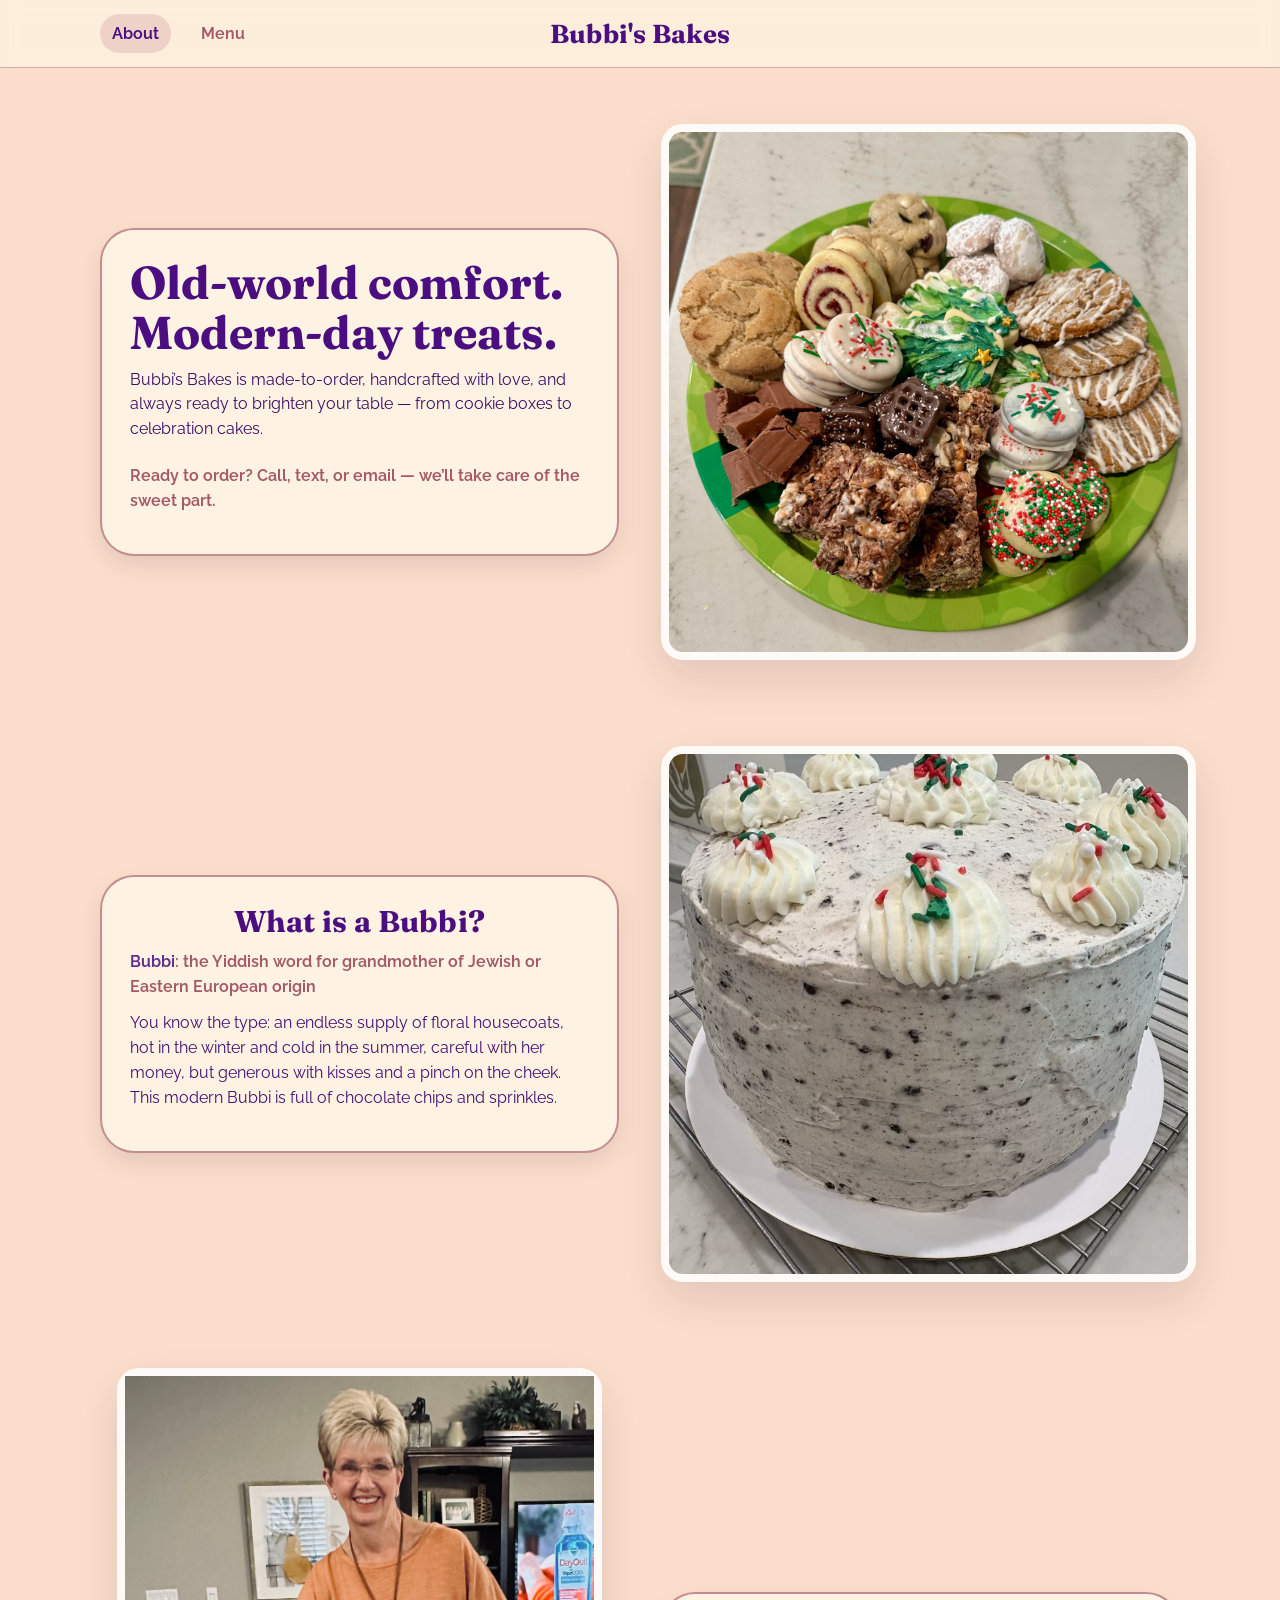
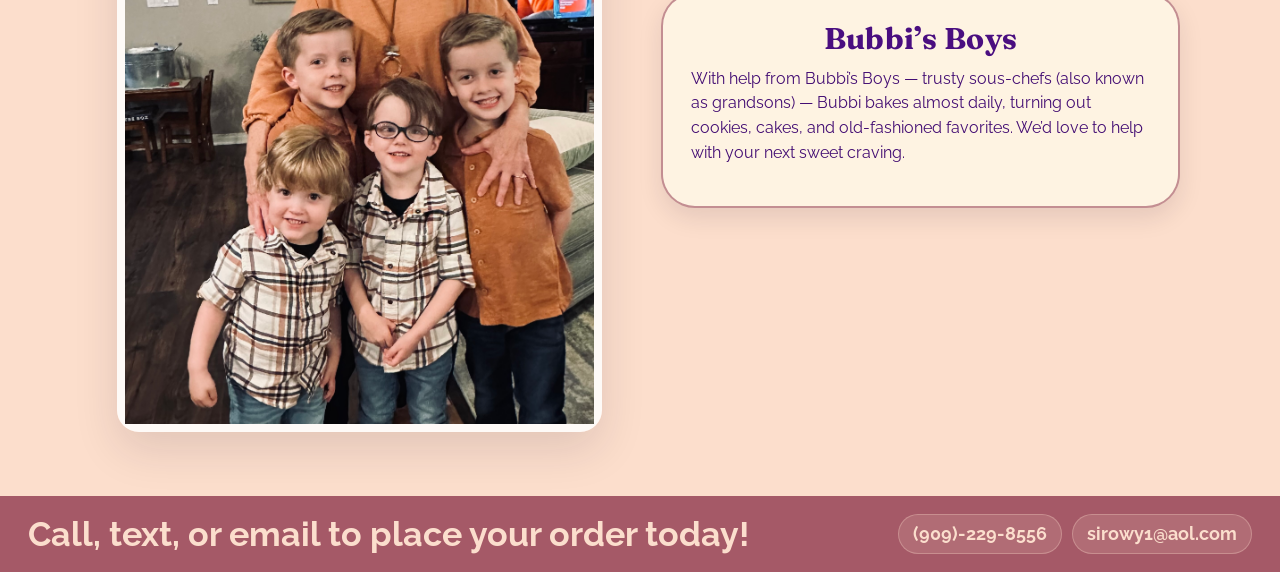
<file: index.html>
<!DOCTYPE html>
<html lang="en">

<head>
  <meta charset="utf-8" />
  <title>Bubbi's Bakes</title>
  <base href="/" />

  <link rel="preconnect" href="https://fonts.googleapis.com">
<link rel="preconnect" href="https://fonts.gstatic.com" crossorigin>
<link href="https://fonts.googleapis.com/css2?family=Raleway:ital,wght@0,100..900;1,100..900&display=swap" rel="stylesheet">
<link href="https://fonts.googleapis.com/css2?family=Fraunces:opsz,wght@9..144,500..700&display=swap" rel="stylesheet">

  <link rel="stylesheet" href="./styles.css">

  <meta name="viewport" content="width=device-width, initial-scale=1" />
  <link rel="icon" type="image/x-icon" href="favicon.png" />
</head>

<body>
  <header>
    <div class="nav">
      <div class="nav-links">
        <a class="nav-link is-active" href="/">About</a>
        <a class="nav-link" href="/menu.html">Menu</a>
      </div>
      <div class="title">Bubbi's Bakes</div>
      <div class="nav-links" aria-hidden="true"></div>
    </div>
  </header>
  <main>
    <div class="container stack">
      <section class="split">
        <div class="bubble">
          <h1>Old‑world comfort. Modern‑day treats.</h1>
          <p class="lede">Bubbi’s Bakes is made-to-order, handcrafted with love, and always ready to brighten your table — from cookie boxes to celebration cakes.</p>
          <p class="cta-line">Ready to order? Call, text, or email — we’ll take care of the sweet part.</p>
        </div>
        <img class="hero" src="/img/variety.jpg" alt="Assorted baked treats in a gift box">
      </section>

      <section class="split">
        <div class="bubble">
          <h2>What is a Bubbi?</h2>
          <h4><a class="inline-source-link" href="https://www.beyondbubbie.com/whos-your-bubbie" target="_blank" rel="noreferrer">Bubbi</a>: the Yiddish word for grandmother of Jewish or Eastern European origin</h4>
          <p>You know the type: an endless supply of floral housecoats, hot in the winter and cold in the summer, careful with her money, but generous with kisses and a pinch on the cheek. This modern Bubbi is full of chocolate chips and sprinkles.</p>
        </div>
        <img class="hero" src="/img/oreo-cake.jpeg" alt="Layered chocolate cake decorated with Oreo cookies">
      </section>

      <section class="split">
        <div class="hero-frame hero-frame--full">
          <img src="/img/bubbi-and-boys.jpeg" alt="Bubbi with her grandsons, the sous-chefs behind Bubbi’s Bakes">
        </div>
        <div class="bubble">
          <h2>Bubbi’s Boys</h2>
          <p>With help from Bubbi’s Boys — trusty sous-chefs (also known as grandsons) — Bubbi bakes almost daily, turning out cookies, cakes, and old-fashioned favorites. We’d love to help with your next sweet craving.</p>
        </div>
      </section>
    </div>
  </main>
  <footer>
    <div class="footer-cta">Call, text, or email to place your order today!</div>
    <div class="footer-actions">
      <a class="footer-pill" href="tel:9092298556">(909)-229-8556</a>
      <a class="footer-pill" href="mailto:sirowy1@aol.com">sirowy1@aol.com</a>
    </div>
  </footer>
</body>

</html>
</file>
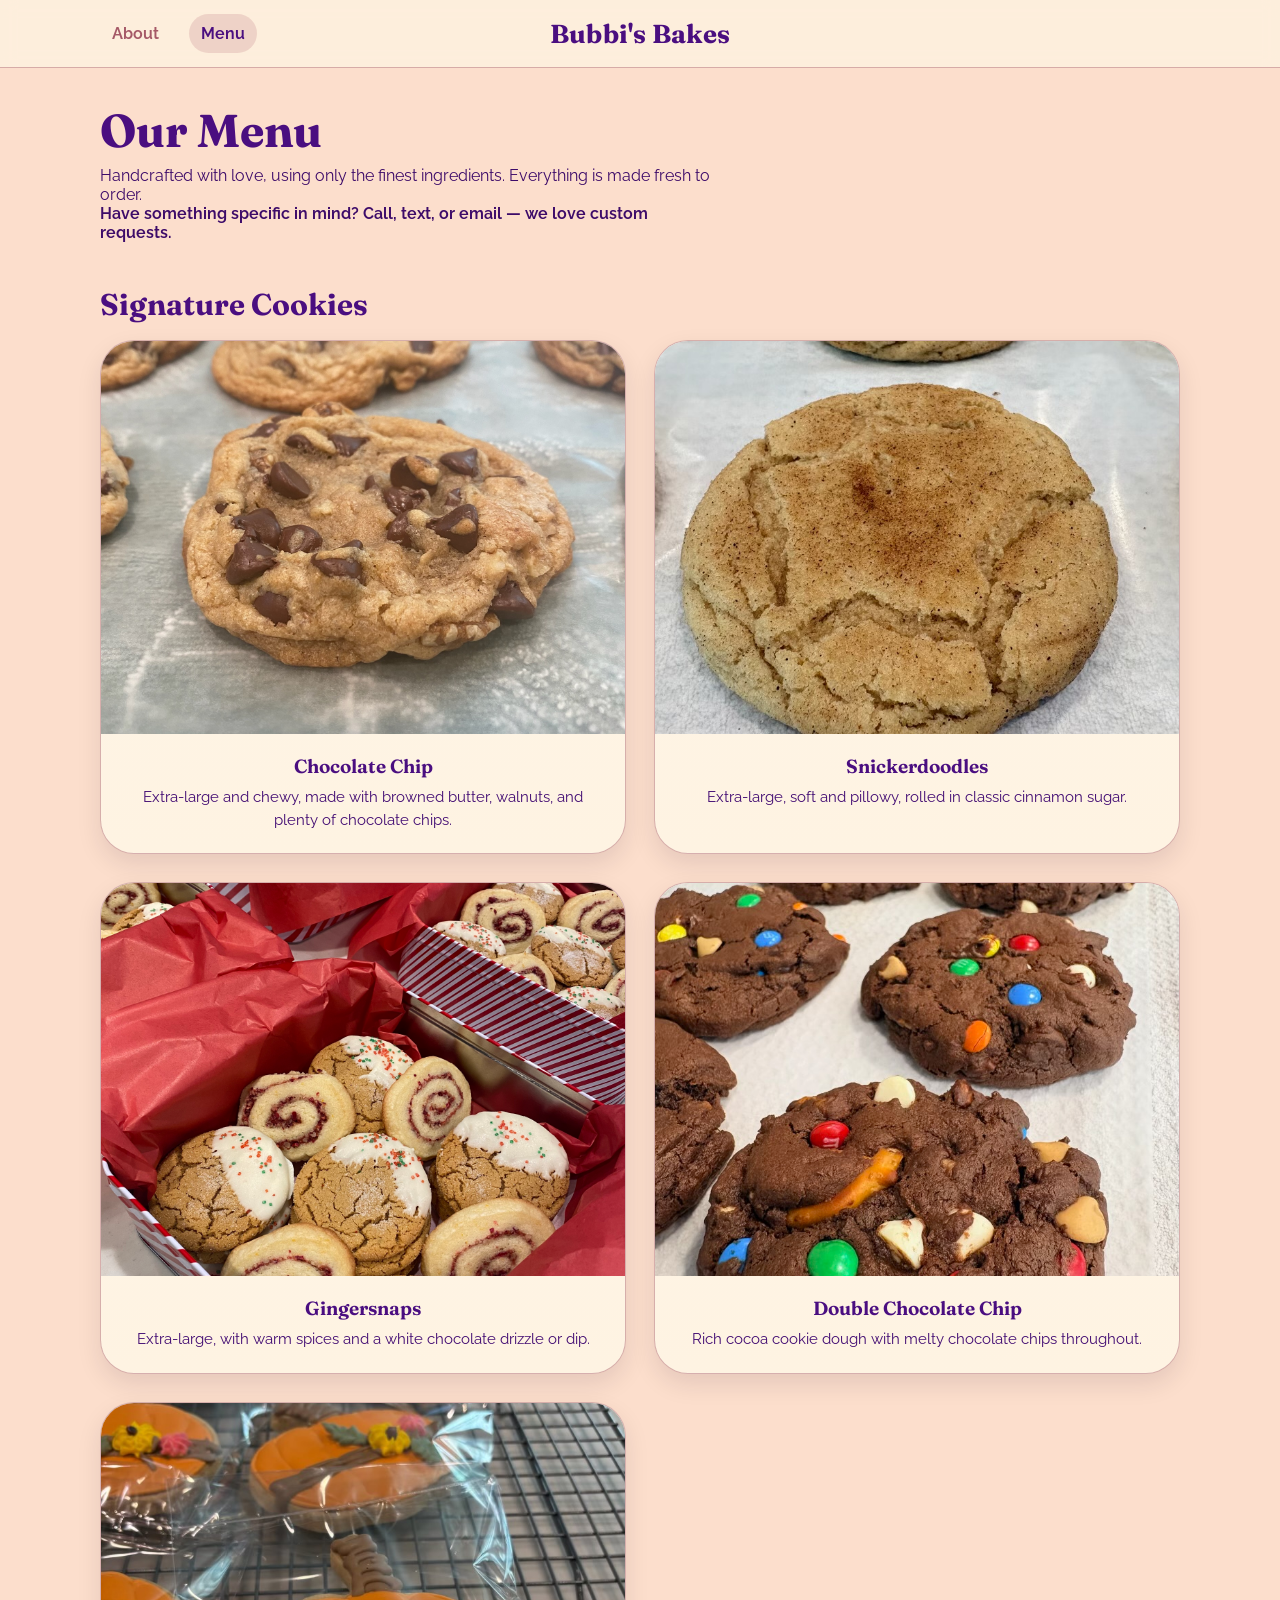
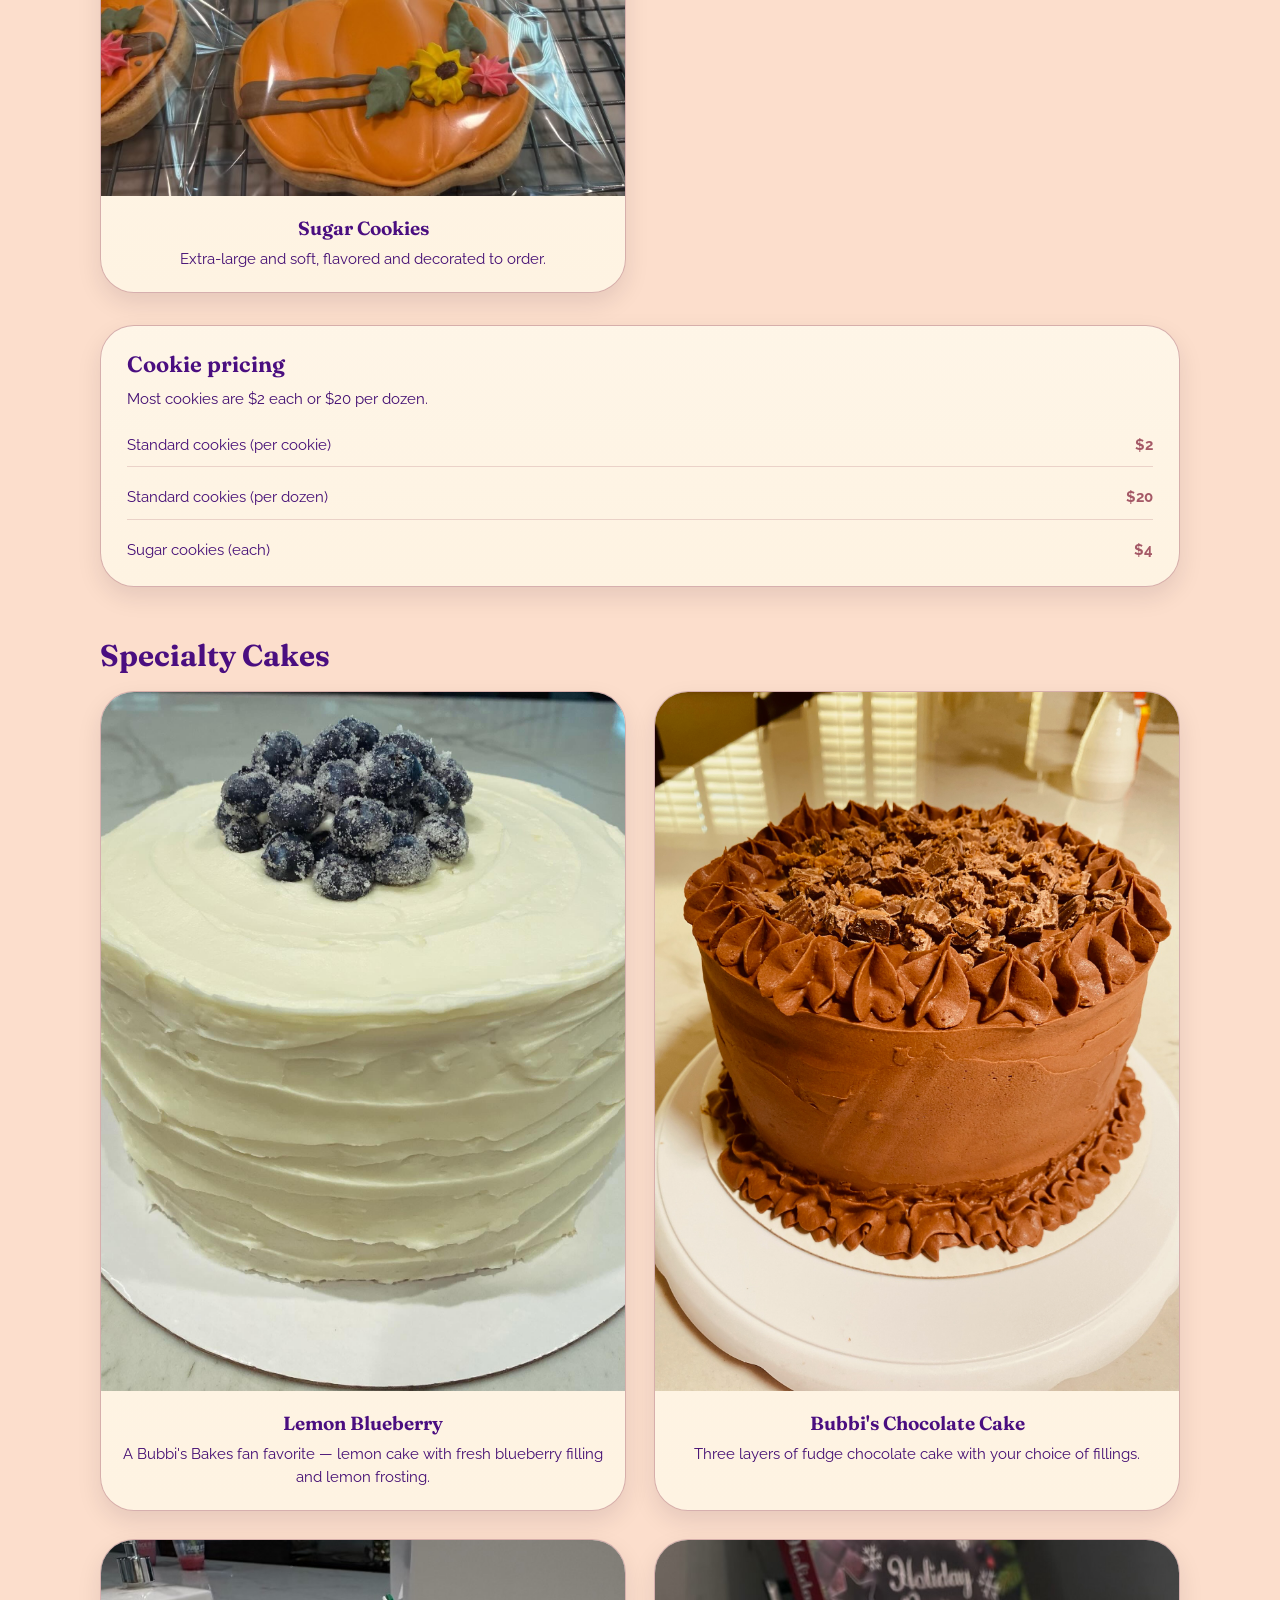
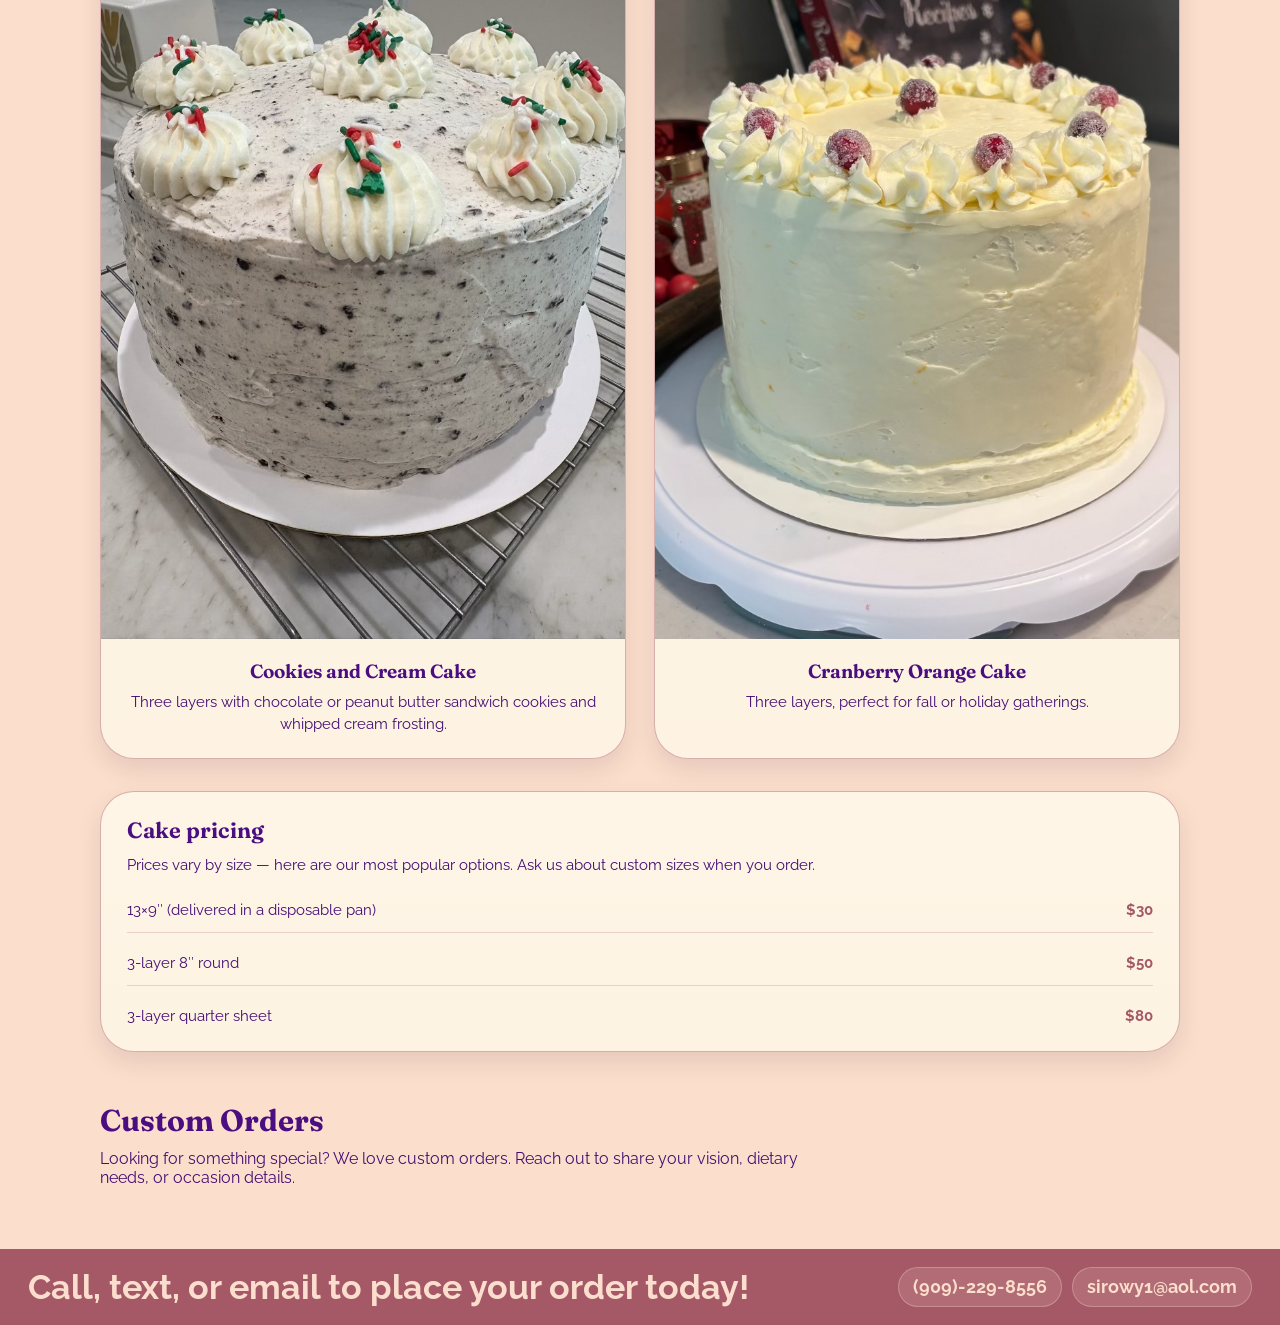
<file: menu.html>
<!DOCTYPE html>
<html lang="en">

<head>
  <meta charset="utf-8" />
  <title>Bubbi's Bakes - Menu</title>
  <base href="/" />

  <link rel="preconnect" href="https://fonts.googleapis.com">
  <link rel="preconnect" href="https://fonts.gstatic.com" crossorigin>
  <link href="https://fonts.googleapis.com/css2?family=Raleway:ital,wght@0,100..900;1,100..900&display=swap" rel="stylesheet">
  <link href="https://fonts.googleapis.com/css2?family=Fraunces:opsz,wght@9..144,500..700&display=swap" rel="stylesheet">
  <link rel="stylesheet" href="./styles.css">

  <meta name="viewport" content="width=device-width, initial-scale=1" />
  <link rel="icon" type="image/x-icon" href="favicon.png" />
</head>

<body>
  <header>
    <div class="nav">
      <div class="nav-links">
        <a class="nav-link" href="/">About</a>
        <a class="nav-link is-active" href="/menu.html">Menu</a>
      </div>
      <div class="title">Bubbi's Bakes</div>
      <div class="nav-links" aria-hidden="true"></div>
    </div>
  </header>
  <main>
    <div class="container">
      <div class="menu-intro">
        <h1>Our Menu</h1>
        <p class="lede">Handcrafted with love, using only the finest ingredients. Everything is made fresh to order.</p>
        <p class="cta-line">Have something specific in mind? Call, text, or email — we love custom requests.</p>
      </div>

      <section class="menu-section">
        <h2>Signature Cookies</h2>
        <div class="menu-grid">
          <article class="menu-item">
            <div class="menu-item-media">
              <img src="/img/chocolate-chip-cookies.jpeg" alt="Chocolate chip cookies" loading="lazy" width="800" height="600">
            </div>
            <div class="menu-item-body">
              <h3>Chocolate Chip</h3>
              <p>Extra-large and chewy, made with browned butter, walnuts, and plenty of chocolate chips.</p>
            </div>
          </article>
          <article class="menu-item">
            <div class="menu-item-media">
              <img src="/img/snicker-doodles.jpeg" alt="Snickerdoodle cookies with cinnamon sugar" loading="lazy" width="800" height="600">
            </div>
            <div class="menu-item-body">
              <h3>Snickerdoodles</h3>
              <p>Extra-large, soft and pillowy, rolled in classic cinnamon sugar.</p>
            </div>
          </article>
          <article class="menu-item">
            <div class="menu-item-media">
              <img src="/img/boxes.jpg" alt="Gingersnap cookies in a box" loading="lazy" width="800" height="600">
            </div>
            <div class="menu-item-body">
              <h3>Gingersnaps</h3>
              <p>Extra-large, with warm spices and a white chocolate drizzle or dip.</p>
            </div>
          </article>
          <article class="menu-item">
            <div class="menu-item-media">
              <img src="/img/chocolate-cookies.jpeg" alt="Double chocolate chip cookies" loading="lazy" width="800" height="600">
            </div>
            <div class="menu-item-body">
              <h3>Double Chocolate Chip</h3>
              <p>Rich cocoa cookie dough with melty chocolate chips throughout.</p>
            </div>
          </article>
          <article class="menu-item">
            <div class="menu-item-media">
              <img src="/img/sugar-cookies.jpeg" alt="Decorated sugar cookies" loading="lazy" width="800" height="600">
            </div>
            <div class="menu-item-body">
              <h3>Sugar Cookies</h3>
              <p>Extra-large and soft, flavored and decorated to order.</p>
            </div>
          </article>
        </div>

        <div class="menu-pricing" aria-labelledby="cookie-pricing-heading">
          <h3 id="cookie-pricing-heading">Cookie pricing</h3>
          <p class="menu-pricing-lede">Most cookies are $2 each or $20 per dozen.</p>
          <ul class="pricing-list">
            <li>
              <span class="pricing-label">Standard cookies (per cookie)</span>
              <span class="pricing-value">$2</span>
            </li>
            <li>
              <span class="pricing-label">Standard cookies (per dozen)</span>
              <span class="pricing-value">$20</span>
            </li>
            <li>
              <span class="pricing-label">Sugar cookies (each)</span>
              <span class="pricing-value">$4</span>
            </li>
          </ul>
        </div>
      </section>

      <section class="menu-section">
        <h2>Specialty Cakes</h2>
        <div class="menu-grid">
          <article class="menu-item">
            <div class="menu-item-media menu-item-media--tall">
              <img src="/img/lemon-blueberry.jpg" alt="Lemon blueberry layer cake" loading="lazy" width="600" height="800">
            </div>
            <div class="menu-item-body">
              <h3>Lemon Blueberry</h3>
              <p>A Bubbi's Bakes fan favorite — lemon cake with fresh blueberry filling and lemon frosting.</p>
            </div>
          </article>
          <article class="menu-item">
            <div class="menu-item-media menu-item-media--tall">
              <img src="/img/chocolate-cake.JPG" alt="Chocolate layer cake" loading="lazy" width="600" height="800">
            </div>
            <div class="menu-item-body">
              <h3>Bubbi's Chocolate Cake</h3>
              <p>Three layers of fudge chocolate cake with your choice of fillings.</p>
            </div>
          </article>
          <article class="menu-item">
            <div class="menu-item-media menu-item-media--tall">
              <img src="/img/oreo-cake.jpeg" alt="Cookies and cream layer cake" loading="lazy" width="600" height="800">
            </div>
            <div class="menu-item-body">
              <h3>Cookies and Cream Cake</h3>
              <p>Three layers with chocolate or peanut butter sandwich cookies and whipped cream frosting.</p>
            </div>
          </article>
          <article class="menu-item">
            <div class="menu-item-media menu-item-media--tall">
              <img src="/img/cranberry-orange.jpeg" alt="Cranberry orange layer cake" loading="lazy" width="600" height="800">
            </div>
            <div class="menu-item-body">
              <h3>Cranberry Orange Cake</h3>
              <p>Three layers, perfect for fall or holiday gatherings.</p>
            </div>
          </article>
        </div>

        <div class="menu-pricing" aria-labelledby="cake-pricing-heading">
          <h3 id="cake-pricing-heading">Cake pricing</h3>
          <p class="menu-pricing-lede">Prices vary by size — here are our most popular options. Ask us about custom sizes when you order.</p>
          <ul class="pricing-list">
            <li>
              <span class="pricing-label">13×9″ (delivered in a disposable pan)</span>
              <span class="pricing-value">$30</span>
            </li>
            <li>
              <span class="pricing-label">3-layer 8″ round</span>
              <span class="pricing-value">$50</span>
            </li>
            <li>
              <span class="pricing-label">3-layer quarter sheet</span>
              <span class="pricing-value">$80</span>
            </li>
          </ul>
        </div>
      </section>

      <section class="menu-section">
        <h2>Custom Orders</h2>
        <p class="custom-order-text">Looking for something special? We love custom orders. Reach out to share your vision, dietary needs, or occasion details.</p>
      </section>
    </div>
  </main>
  <footer>
    <div class="footer-cta">Call, text, or email to place your order today!</div>
    <div class="footer-actions">
      <a class="footer-pill" href="tel:9092298556">(909)-229-8556</a>
      <a class="footer-pill" href="mailto:sirowy1@aol.com">sirowy1@aol.com</a>
    </div>
  </footer>
</body>

</html>
</file>
<file: styles.css>
:root {
    --main-bg-color: #fcdecc;
    --footer-color: #A55967;
    --footer-text-color: #FBDECD;
    --main-text-color: #4A0E80;
    --secondary-text-color: #A55967;
    --bubble-color: #FEF3E2;
    --shadow: 0 18px 45px rgba(29, 14, 44, 0.12);
    --shadow-soft: 0 10px 24px rgba(29, 14, 44, 0.10);
    --radius: 22px;
    --radius-lg: 34px;
    --content-max: 1080px;
    --gutter: clamp(16px, 3vw, 28px);
    --heading-font: "Fraunces", serif;

    font-family: "Raleway", sans-serif;
  }

body {
    background-color: var(--main-bg-color);
    display: grid;
    min-height: 100svh;
    grid-template-rows: auto 1fr auto;
    margin: 0;
    width: 100%;
    color: var(--main-text-color);
}

a:focus-visible {
    outline: 3px solid color-mix(in srgb, var(--footer-color), white 15%);
    outline-offset: 3px;
    border-radius: 10px;
}

a {
    color: inherit;
}

a:link {
    text-decoration: none;
}
  
a:visited {
    text-decoration: none;
}
  
a:hover {
    text-decoration: underline;
}

header {
    border-bottom: 1px solid color-mix(in srgb, var(--footer-color), transparent 55%);
    background: color-mix(in srgb, var(--bubble-color), transparent 25%);
    backdrop-filter: blur(8px);
}

header .nav {
    max-width: var(--content-max);
    margin: 0 auto;
    padding: 14px var(--gutter);
    display: grid;
    grid-template-columns: 1fr auto 1fr;
    align-items: center;
    gap: 12px;
}

header .title {
    font-family: var(--heading-font);
    font-weight: 700;
    letter-spacing: 0.01em;
    font-size: clamp(18px, 2.4vw, 26px);
}

.nav-links {
    display: flex;
    align-items: center;
    gap: clamp(10px, 2vw, 18px);
}

.nav > .nav-links:last-child {
    justify-content: flex-end;
}

.nav-link {
    display: inline-flex;
    align-items: center;
    padding: 10px 12px;
    border-radius: 999px;
    color: var(--secondary-text-color);
    font-weight: 650;
    text-decoration: none;
    transition: background-color 160ms ease, transform 160ms ease;
}

.nav-link:hover {
    text-decoration: none;
    background: color-mix(in srgb, var(--footer-color), transparent 88%);
    transform: translateY(-1px);
}

.nav-link.is-active {
    color: var(--main-text-color);
    background: color-mix(in srgb, var(--footer-color), transparent 82%);
}

main {
    overflow-y: auto;
}

.container {
    max-width: var(--content-max);
    margin: 0 auto;
    padding: 28px var(--gutter) 36px;
}

.lede {
    font-size: 16px;
    color: color-mix(in srgb, var(--main-text-color), black 20%);
    max-width: 62ch;
}

.cta-line {
    margin-top: 10px;
    font-weight: 650;
    color: var(--secondary-text-color);
}

.stack {
    display: grid;
    gap: clamp(18px, 3vw, 30px);
}

.split {
    display: grid;
    grid-template-columns: 1fr 1fr;
    gap: clamp(18px, 4vw, 42px);
    align-items: center;
    padding: clamp(16px, 3vw, 28px) 0;
}

.bubble {
    align-items: center;
    background-color: var(--bubble-color);
    border: 2px solid color-mix(in srgb, var(--footer-color), transparent 35%);
    border-radius: var(--radius-lg);
    box-shadow: var(--shadow-soft);
    display: flex;
    flex-direction: column;
    padding: clamp(18px, 3vw, 28px);
    line-height: 1.55;
}

.bubble h2 {
    font-family: var(--heading-font);
    font-weight: 700;
    letter-spacing: 0.01em;
}

.hero {
    display: block;
    width: 100%;
    height: auto;
    box-shadow: var(--shadow);
    border-radius: var(--radius);
    border: 8px solid rgba(255, 255, 255, 0.85);
    max-height: 520px;
    object-fit: cover;
}

/* Group photo: scale to fit without cropping; frame follows portrait aspect (no side letterboxing) */
.hero-frame {
    box-shadow: var(--shadow);
    border-radius: var(--radius);
    border: 8px solid rgba(255, 255, 255, 0.85);
    width: 100%;
    display: flex;
    align-items: center;
    justify-content: center;
    background-color: color-mix(in srgb, var(--bubble-color), white 40%);
}

.hero-frame--full {
    width: fit-content;
    max-width: 100%;
    margin-inline: auto;
    min-width: 0;
    background-color: transparent;
}

.hero-frame--full img {
    display: block;
    max-width: 100%;
    max-height: min(72vh, 680px);
    width: auto;
    height: auto;
}

h1 {
    color: var(--main-text-color);
    font-family: var(--heading-font);
    font-weight: 700;
    font-size: clamp(32px, 4.2vw, 46px);
    line-height: 1.08;
    margin: 0 0 10px;
}

h2 {
    color: var(--main-text-color);
    font-family: var(--heading-font);
    font-weight: 680;
    font-size: clamp(22px, 3vw, 30px);
    line-height: 1.15;
    margin: 0 0 10px;
}

h3 {
    margin: 0 0 8px;
    font-family: var(--heading-font);
    font-weight: 650;
    font-size: 19px;
    color: var(--main-text-color);
}

h4 {
    color: var(--secondary-text-color);
    margin: 0 0 12px;
    font-weight: 650;
}

.inline-source-link {
    color: color-mix(in srgb, var(--main-text-color), white 12%);
    text-decoration: underline;
    text-decoration-thickness: 1.5px;
    text-underline-offset: 0.12em;
}

.inline-source-link:hover {
    color: var(--main-text-color);
}

p {
    margin: 0 0 12px;
    color: color-mix(in srgb, var(--main-text-color), black 10%);
}

.centered {
    align-items: center;
    display: flex;
    height: 100%;
    justify-content: center;
    width: 100%;
}

footer {
    align-items: center;
    background-color: var(--footer-color);
    color: var(--footer-text-color);
    display: flex;
    padding: 18px var(--gutter);
    gap: 14px;
    flex-wrap: wrap;
    justify-content: space-between;
}

footer a {
    font-size: 24px;
    color: var(--footer-text-color);
    font-weight: 700;
}

.footer-cta {
    font-size: clamp(22px, 3.2vw, 34px);
    font-weight: bold;
}

.footer-actions {
    display: inline-flex;
    gap: 10px;
    align-items: center;
    flex-wrap: wrap;
}

.footer-pill {
    display: inline-flex;
    align-items: center;
    gap: 10px;
    padding: 10px 14px;
    border-radius: 999px;
    background: color-mix(in srgb, var(--footer-text-color), transparent 86%);
    border: 1px solid color-mix(in srgb, var(--footer-text-color), transparent 70%);
    text-decoration: none;
    font-size: 18px;
    line-height: 1;
    transition: transform 160ms ease, background-color 160ms ease;
}

.footer-pill:hover {
    text-decoration: none;
    transform: translateY(-1px);
    background: color-mix(in srgb, var(--footer-text-color), transparent 82%);
}

.bubbi {
    font-size: 22px;
}

path {
    fill: transparent;
}

text {
    fill: #7c7467;
    font-size: 55px;
}

.landscape {
    max-height: 200px;
}

.menu-intro {
    text-align: left;
    padding: 10px 0 20px;
}

.menu-intro p {
    max-width: 62ch;
    margin: 0;
    font-size: 16px;
    color: color-mix(in srgb, var(--main-text-color), black 18%);
}

.menu-section {
    padding: clamp(18px, 3vw, 26px) 0;
}

.menu-grid {
    display: grid;
    grid-template-columns: 1fr;
    gap: clamp(20px, 3vw, 28px);
    margin-top: 18px;
}

@media only screen and (min-width: 640px) {
    .menu-grid {
        grid-template-columns: repeat(2, 1fr);
    }
}

.menu-item {
    background: linear-gradient(
        180deg,
        color-mix(in srgb, var(--bubble-color), white 22%),
        var(--bubble-color)
    );
    border: 1px solid color-mix(in srgb, var(--footer-color), transparent 55%);
    border-radius: var(--radius-lg);
    box-shadow: var(--shadow-soft);
    padding: 0;
    display: flex;
    flex-direction: column;
    overflow: hidden;
    transition: transform 180ms ease, box-shadow 180ms ease;
}

.menu-item:hover {
    transform: translateY(-3px);
    box-shadow: var(--shadow);
}

.menu-item-media {
    position: relative;
    width: 100%;
    aspect-ratio: 4 / 3;
    overflow: hidden;
    background: color-mix(in srgb, var(--bubble-color), black 4%);
}

.menu-item-media--tall {
    aspect-ratio: 3 / 4;
}

.menu-item-media img {
    width: 100%;
    height: 100%;
    object-fit: cover;
    object-position: center;
    display: block;
}

.menu-item-body {
    padding: clamp(16px, 2.5vw, 20px) clamp(18px, 3vw, 22px) clamp(18px, 3vw, 22px);
    text-align: center;
    display: grid;
    gap: 8px;
}

.menu-item-body h3 {
    margin: 0;
}

.menu-item-body p {
    margin: 0;
    font-size: 15px;
    line-height: 1.5;
}

.custom-order-text {
    max-width: 72ch;
    margin: 0;
}

.menu-pricing {
    margin-top: clamp(22px, 4vw, 32px);
    width: 100%;
    box-sizing: border-box;
    padding: clamp(18px, 3vw, 24px) clamp(20px, 3vw, 26px);
    background: linear-gradient(
        180deg,
        color-mix(in srgb, var(--bubble-color), white 18%),
        var(--bubble-color)
    );
    border: 1px solid color-mix(in srgb, var(--footer-color), transparent 55%);
    border-radius: var(--radius-lg);
    box-shadow: var(--shadow-soft);
}

.menu-pricing h3 {
    font-family: var(--heading-font);
    font-weight: 650;
    font-size: clamp(18px, 2.2vw, 22px);
    margin: 0 0 10px;
    color: var(--main-text-color);
}

.menu-pricing-lede {
    margin: 0 0 14px;
    font-size: 15px;
    line-height: 1.5;
    color: color-mix(in srgb, var(--main-text-color), black 12%);
}

.pricing-list {
    list-style: none;
    margin: 0;
    padding: 0;
    display: grid;
    gap: 10px;
}

.pricing-list li {
    display: flex;
    flex-wrap: wrap;
    align-items: baseline;
    justify-content: space-between;
    gap: 8px 16px;
    padding: 10px 0;
    border-bottom: 1px solid color-mix(in srgb, var(--footer-color), transparent 78%);
    font-size: 15px;
    line-height: 1.45;
}

.pricing-list li:last-child {
    border-bottom: none;
    padding-bottom: 0;
}

.pricing-label {
    color: color-mix(in srgb, var(--main-text-color), black 8%);
    flex: 1 1 12rem;
}

.pricing-value {
    font-weight: 700;
    color: var(--secondary-text-color);
    font-variant-numeric: tabular-nums;
    white-space: nowrap;
}

@media only screen and (max-width: 800px) {
    header .nav {
        padding: 12px var(--gutter);
    }

    .split {
        grid-template-columns: 1fr;
        padding: 18px 0;
    }

    .hero {
        max-height: 420px;
    }

    .hero-frame--full img {
        max-height: min(60vh, 520px);
    }

    footer {
        justify-content: flex-start;
    }
}

@media only screen and (max-width: 600px) {

    .bubbi {
        font-size: 22px;
    }

    header .nav {
        gap: 10px;
        grid-template-columns: 1fr;
        justify-items: center;
    }

    .nav-link {
        padding: 9px 10px;
    }

    .nav-links {
        justify-content: center;
        flex-wrap: wrap;
    }
}
</file>
